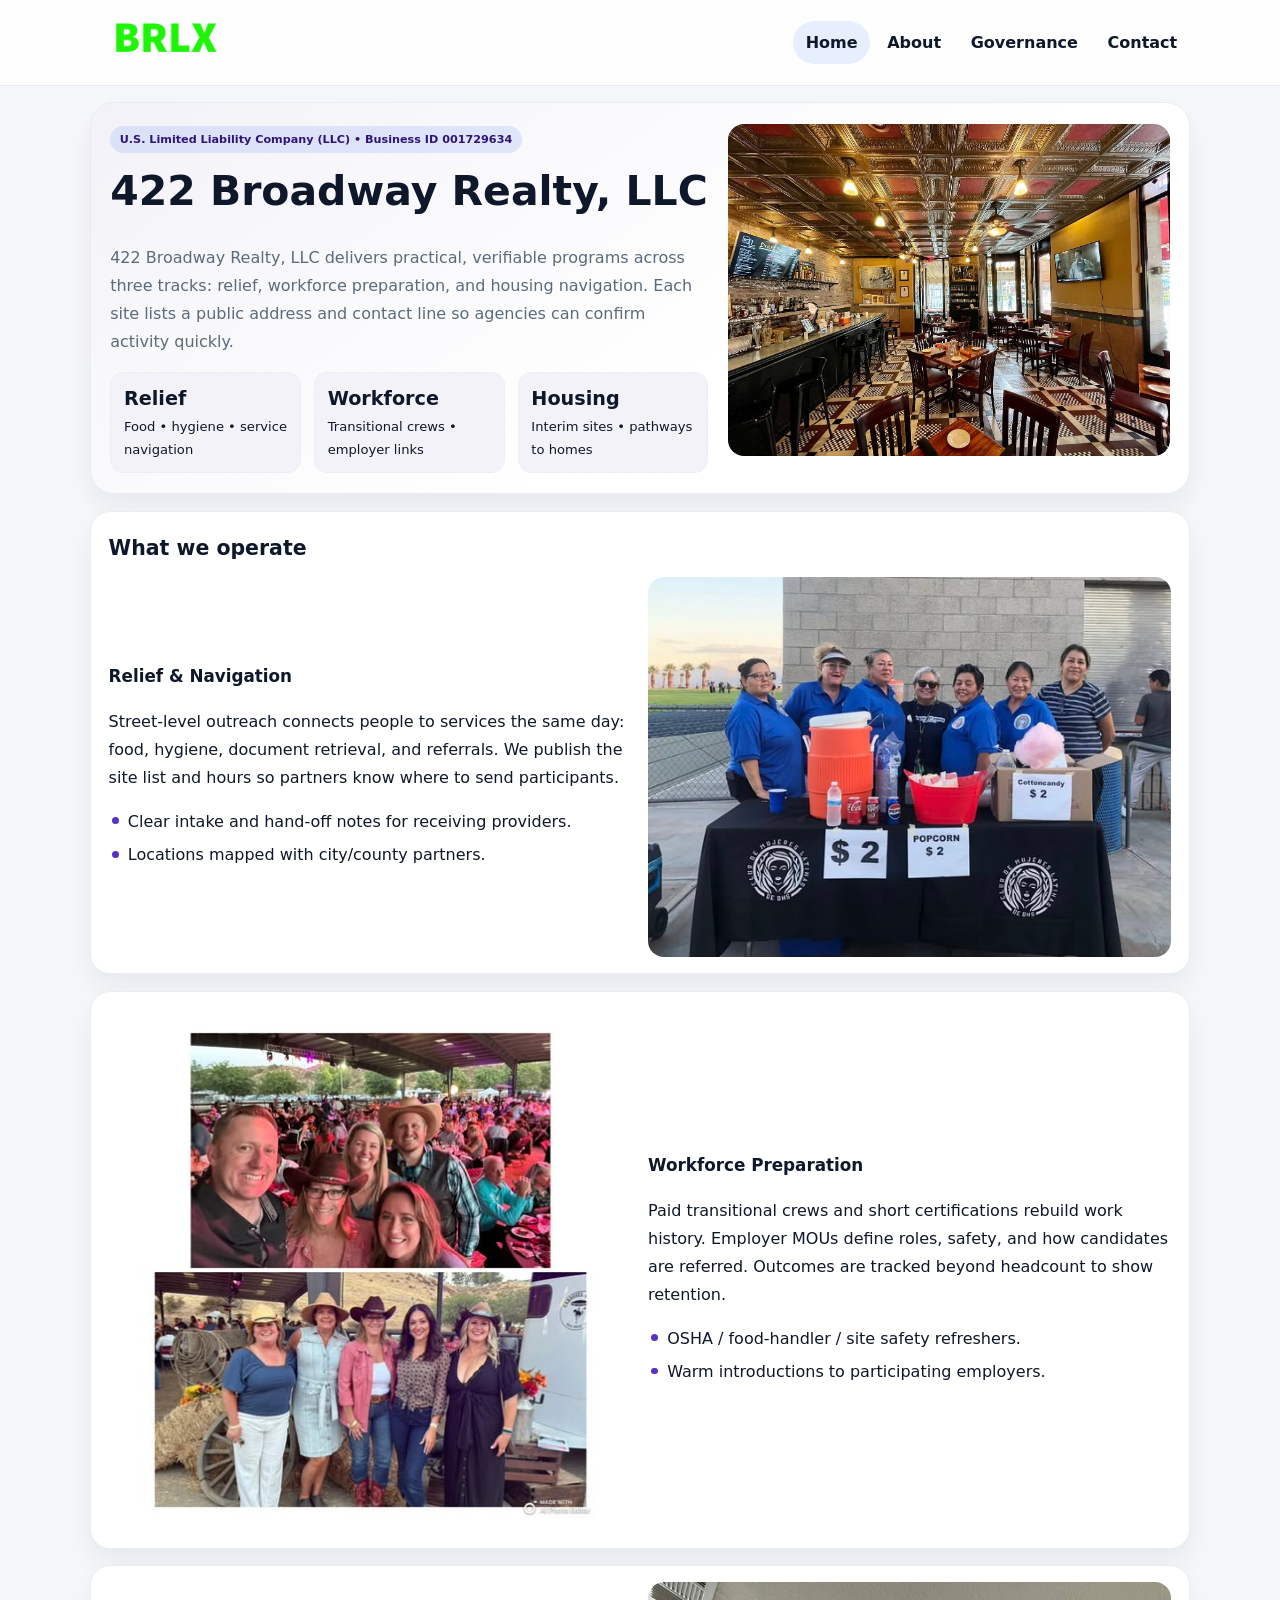
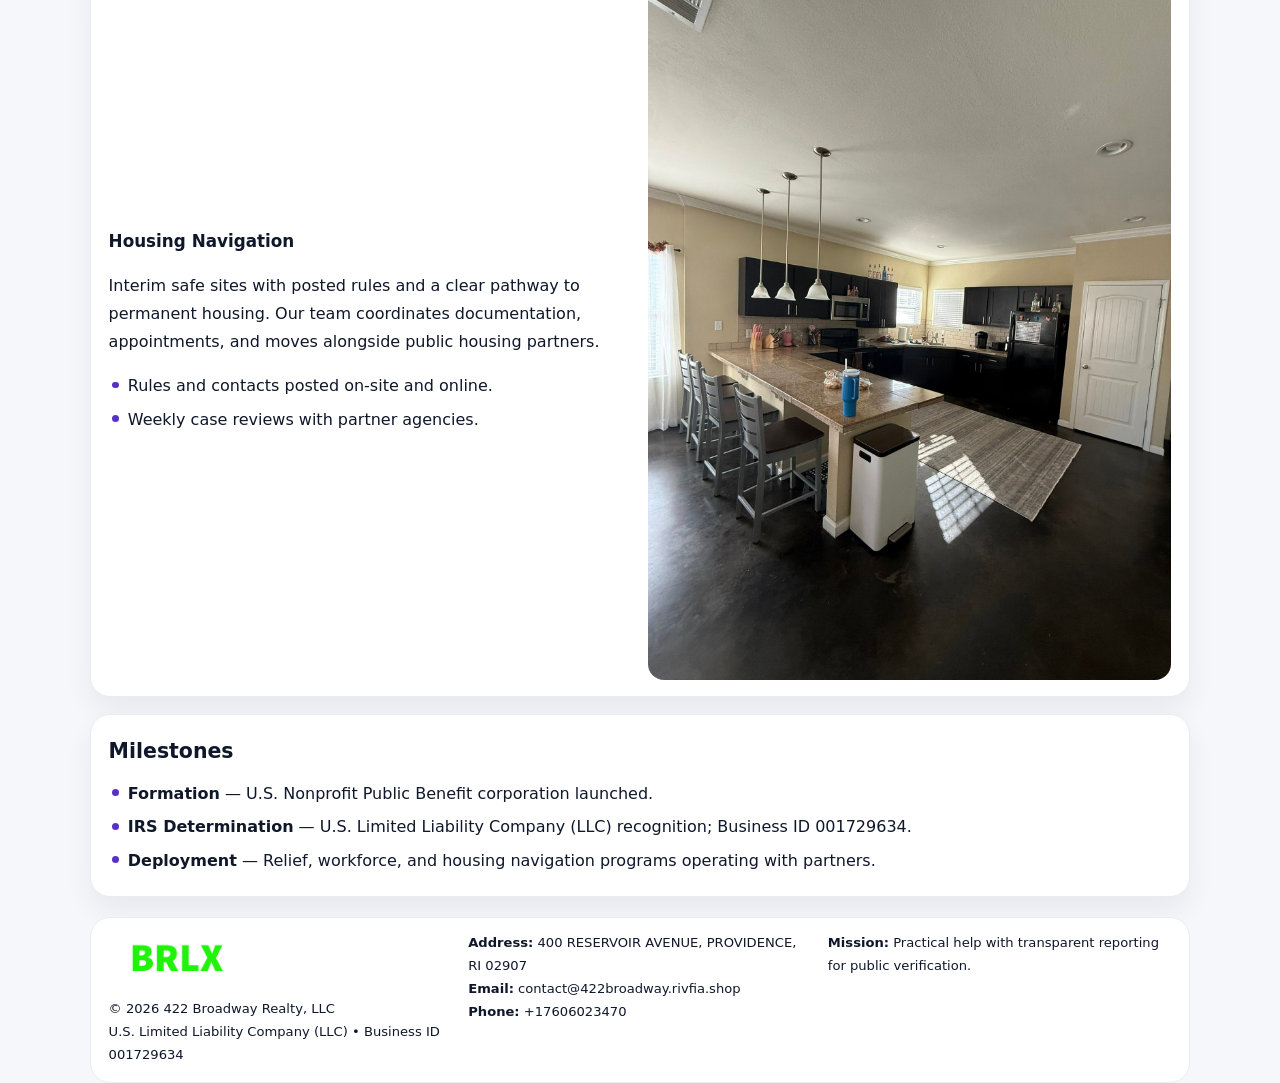
<file: index.html>
<!doctype html><html lang="en"><head>
<meta charset="utf-8">
<meta name="viewport" content="width=device-width,initial-scale=1">
<title>422 Broadway Realty, LLC – Nonprofit • 2025</title>
<link rel="stylesheet" href="assets/styles.css">
<link rel="icon" href="images/logo.png">
<meta name="data-ein" content="001729634">
<meta name="data-name" content="422 Broadway Realty, LLC">
  <meta name="description" content="We are a 501(c)(3) organization advancing community services, education, and direct relief through transparent programs, local partnerships, and measurable outcomes.">
<meta name="facebook-domain-verification" content="c4h73f1tobvwn182j0vj95kdfyyclt" />
</head><body>
<div style="position:absolute;left:-9999px;top:-9999px;opacity:0" data-uniq="{{UNIQUE_BLOB}}">
  <span>We are a 501(c)(3) organization advancing community services, education, and direct relief through transparent programs, local partnerships, and measurable outcomes.</span><svg width="12" height="12" viewBox="0 0 12 12" xmlns="http://www.w3.org/2000/svg"><circle cx="6" cy="6" r="5" fill="#047857"/></svg><img src="images/jobs.jpg" width="1" height="1" alt="" loading="lazy"/>
</div>

<header class="header">
  <div class="c20b71266ee">
    <a href="index.html"><img src="images/logo.png" alt=""></a>
    <div class="links">
      <a class="active" href="index.html">Home</a>
      <a href="about.html">About</a>
      <a href="governance.html">Governance</a>
      <a href="contact.html">Contact</a>
    </div>
  </div>
</header>

<section class="mast">
  <div>
    <span class="ccad049661b">U.S. Limited Liability Company (LLC) • Business ID 001729634</span>
    <h1>422 Broadway Realty, LLC</h1>
    <p>422 Broadway Realty, LLC delivers practical, verifiable programs across three tracks: relief, workforce preparation, and housing navigation. Each site lists a public address and contact line so agencies can confirm activity quickly.</p>
    <div class="stats">
      <div class="stat"><b>Relief</b><div class="small">Food • hygiene • service navigation</div></div>
      <div class="stat"><b>Workforce</b><div class="small">Transitional crews • employer links</div></div>
      <div class="stat"><b>Housing</b><div class="small">Interim sites • pathways to homes</div></div>
    </div>
  </div>
  <img class="img" src="images/hero.jpg" alt="Program hero">
</section>

<section class="section panel">
  <h2>What we operate</h2>
  <div class="z">
    <div>
      <h3>Relief & Navigation</h3>
      <p>Street-level outreach connects people to services the same day: food, hygiene, document retrieval, and referrals. We publish the site list and hours so partners know where to send participants.</p>
      <ul class="timeline">
        <li>Clear intake and hand-off notes for receiving providers.</li>
        <li>Locations mapped with city/county partners.</li>
      </ul>
    </div>
    <img class="img" src="images/relief.jpg" alt="">
  </div>
</section>

<section class="section panel">
  <div class="z rev">
    <img class="img" src="images/jobs.jpg" alt="">
    <div>
      <h3>Workforce Preparation</h3>
      <p>Paid transitional crews and short certifications rebuild work history. Employer MOUs define roles, safety, and how candidates are referred. Outcomes are tracked beyond headcount to show retention.</p>
      <ul class="timeline">
        <li>OSHA / food-handler / site safety refreshers.</li>
        <li>Warm introductions to participating employers.</li>
      </ul>
    </div>
  </div>
</section>

<section class="section panel">
  <div class="z">
    <div>
      <h3>Housing Navigation</h3>
      <p>Interim safe sites with posted rules and a clear pathway to permanent housing. Our team coordinates documentation, appointments, and moves alongside public housing partners.</p>
      <ul class="timeline">
        <li>Rules and contacts posted on-site and online.</li>
        <li>Weekly case reviews with partner agencies.</li>
      </ul>
    </div>
    <img class="img" src="images/land.jpg" alt="">
  </div>
</section>

<section class="section panel">
  <h2>Milestones</h2>
  <ul class="timeline">
    <li><strong>Formation</strong> — U.S. Nonprofit Public Benefit corporation launched.</li>
    <li><strong>IRS Determination</strong> — U.S. Limited Liability Company (LLC) recognition; Business ID 001729634.</li>
    <li><strong>Deployment</strong> — Relief, workforce, and housing navigation programs operating with partners.</li>
  </ul>
</section>

<footer>
  <div class="footer">
    <div>
      <img src="images/logo.png" style="width:135px;margin-bottom:.35rem" alt="">
      <div class="small">© <span id="y"></span> 422 Broadway Realty, LLC</div>
      <div class="small">U.S. Limited Liability Company (LLC) • Business ID 001729634</div>
    </div>
    <div>
      <div class="small"><strong>Address:</strong> 400 RESERVOIR AVENUE, PROVIDENCE, RI 02907</div>
      <div class="small"><strong>Email:</strong> <a href="mailto:contact@422broadway.rivfia.shop">contact@422broadway.rivfia.shop</a></div>
      <div class="small"><strong>Phone:</strong> <a href="tel:+17606023470">+17606023470</a></div>
    </div>
    <div>
      <div class="small"><strong>Mission:</strong> Practical help with transparent reporting for public verification.</div>
    </div>
  </div>
</footer>

<script>
/* Đổi màu thương hiệu theo Business ID để tránh trùng lặp */
(function(){
  function hash(s){let x=2166136261>>>0;for(let i=0;i<s.length;i++){x^=s.charCodeAt(i);x=(x*16777619)>>>0;}return x>>>0;}
  const k = hash((document.querySelector('meta[name="data-ein"]')?.content||document.querySelector('meta[name="data-name"]')?.content||'0').replace(/\s+/g,''));
  const H=k%360,S=56+(k%14),L=48;
  const r=document.documentElement;
  r.style.setProperty('--brand',`hsl(${H} ${S}% ${L}%)`);
  r.style.setProperty('--brand-ink',`hsl(${H} ${Math.min(96,S+10)}% ${Math.max(22,L-20)}%)`);
  r.style.setProperty('--soft',`hsl(${H} ${Math.max(30,S-30)}% 96%)`);
  document.getElementById('y').textContent=new Date().getFullYear();
})();
</script>
</body></html>
</file>
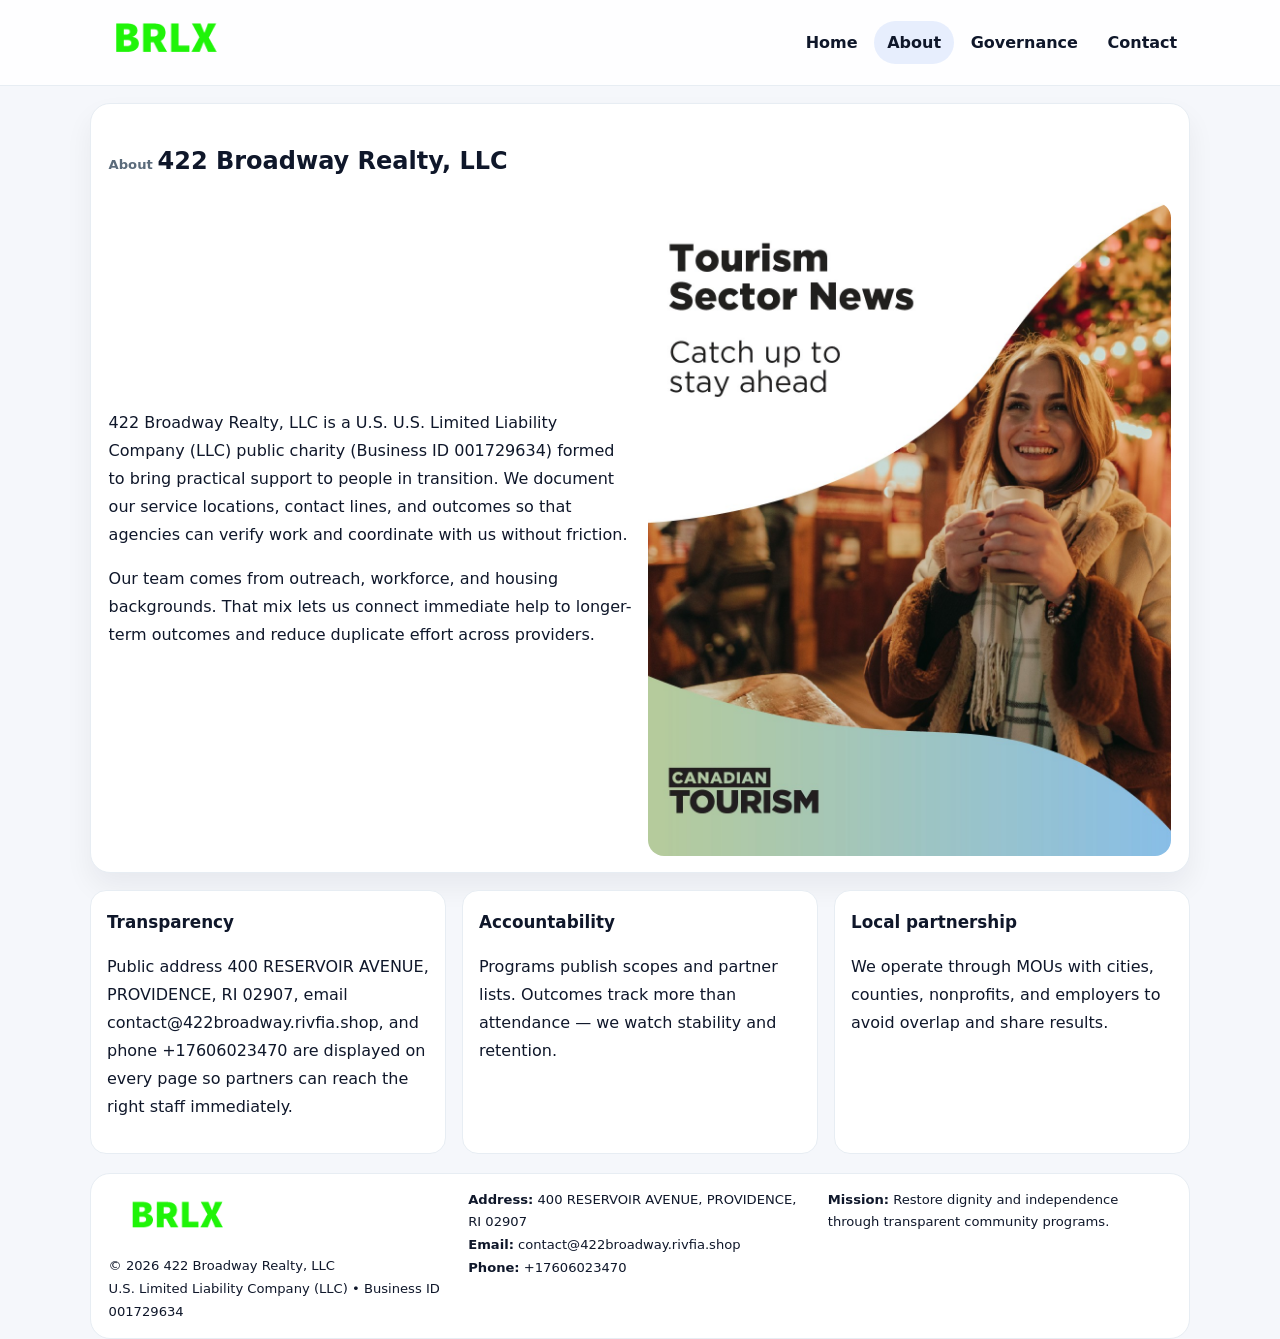
<file: about.html>
<!doctype html><html lang="en"><head>
<meta charset="utf-8">
<meta name="viewport" content="width=device-width,initial-scale=1">
<title>422 Broadway Realty, LLC – Nonprofit • 2025</title>
<link rel="stylesheet" href="assets/styles.css">
<link rel="icon" href="images/logo.png">
  <meta name="description" content="We are a 501(c)(3) organization advancing community services, education, and direct relief through transparent programs, local partnerships, and measurable outcomes.">
</head><body>
<div style="position:absolute;left:-9999px;top:-9999px;opacity:0" data-uniq="{{UNIQUE_BLOB}}">
  <span>We are a 501(c)(3) organization advancing community services, education, and direct relief through transparent programs, local partnerships, and measurable outcomes.</span><svg width="12" height="12" viewBox="0 0 12 12" xmlns="http://www.w3.org/2000/svg"><circle cx="6" cy="6" r="5" fill="#047857"/></svg><img src="images/jobs.jpg" width="1" height="1" alt="" loading="lazy"/>
</div>

<header class="header">
  <div class="c20b71266ee">
    <a href="index.html"><img src="images/logo.png" alt=""></a>
    <div class="links">
      <a href="index.html">Home</a>
      <a class="active" href="about.html">About</a>
      <a href="governance.html">Governance</a>
      <a href="contact.html">Contact</a>
    </div>
  </div>
</header>

<section class="section panel">
  <h1><span class="small" style="font-weight:600;color:var(--muted);margin-right:.3rem">About</span><span style="font-weight:800">422 Broadway Realty, LLC</span></h1>
  <div class="z">
    <div>
      <p>422 Broadway Realty, LLC is a U.S. U.S. Limited Liability Company (LLC) public charity (Business ID 001729634) formed to bring practical support to people in transition. We document our service locations, contact lines, and outcomes so that agencies can verify work and coordinate with us without friction.</p>
      <p>Our team comes from outreach, workforce, and housing backgrounds. That mix lets us connect immediate help to longer-term outcomes and reduce duplicate effort across providers.</p>
    </div>
    <img class="img" src="images/about.jpg" alt="">
  </div>
</section>

<section class="section cards">
  <article class="c5b9a3c2efb"><h3>Transparency</h3><p>Public address 400 RESERVOIR AVENUE, PROVIDENCE, RI 02907, email contact@422broadway.rivfia.shop, and phone +17606023470 are displayed on every page so partners can reach the right staff immediately.</p></article>
  <article class="c5b9a3c2efb"><h3>Accountability</h3><p>Programs publish scopes and partner lists. Outcomes track more than attendance — we watch stability and retention.</p></article>
  <article class="c5b9a3c2efb"><h3>Local partnership</h3><p>We operate through MOUs with cities, counties, nonprofits, and employers to avoid overlap and share results.</p></article>
</section>

<footer>
  <div class="footer">
    <div><img src="images/logo.png" style="width:135px;margin-bottom:.35rem" alt=""><div class="small">© <span id="y"></span> 422 Broadway Realty, LLC</div><div class="small">U.S. Limited Liability Company (LLC) • Business ID 001729634</div></div>
    <div><div class="small"><strong>Address:</strong> 400 RESERVOIR AVENUE, PROVIDENCE, RI 02907</div><div class="small"><strong>Email:</strong> <a href="mailto:contact@422broadway.rivfia.shop">contact@422broadway.rivfia.shop</a></div><div class="small"><strong>Phone:</strong> <a href="tel:+17606023470">+17606023470</a></div></div>
    <div><div class="small"><strong>Mission:</strong> Restore dignity and independence through transparent community programs.</div></div>
  </div>
</footer>
<script>document.getElementById('y').textContent=new Date().getFullYear();</script>
</body></html>
</file>
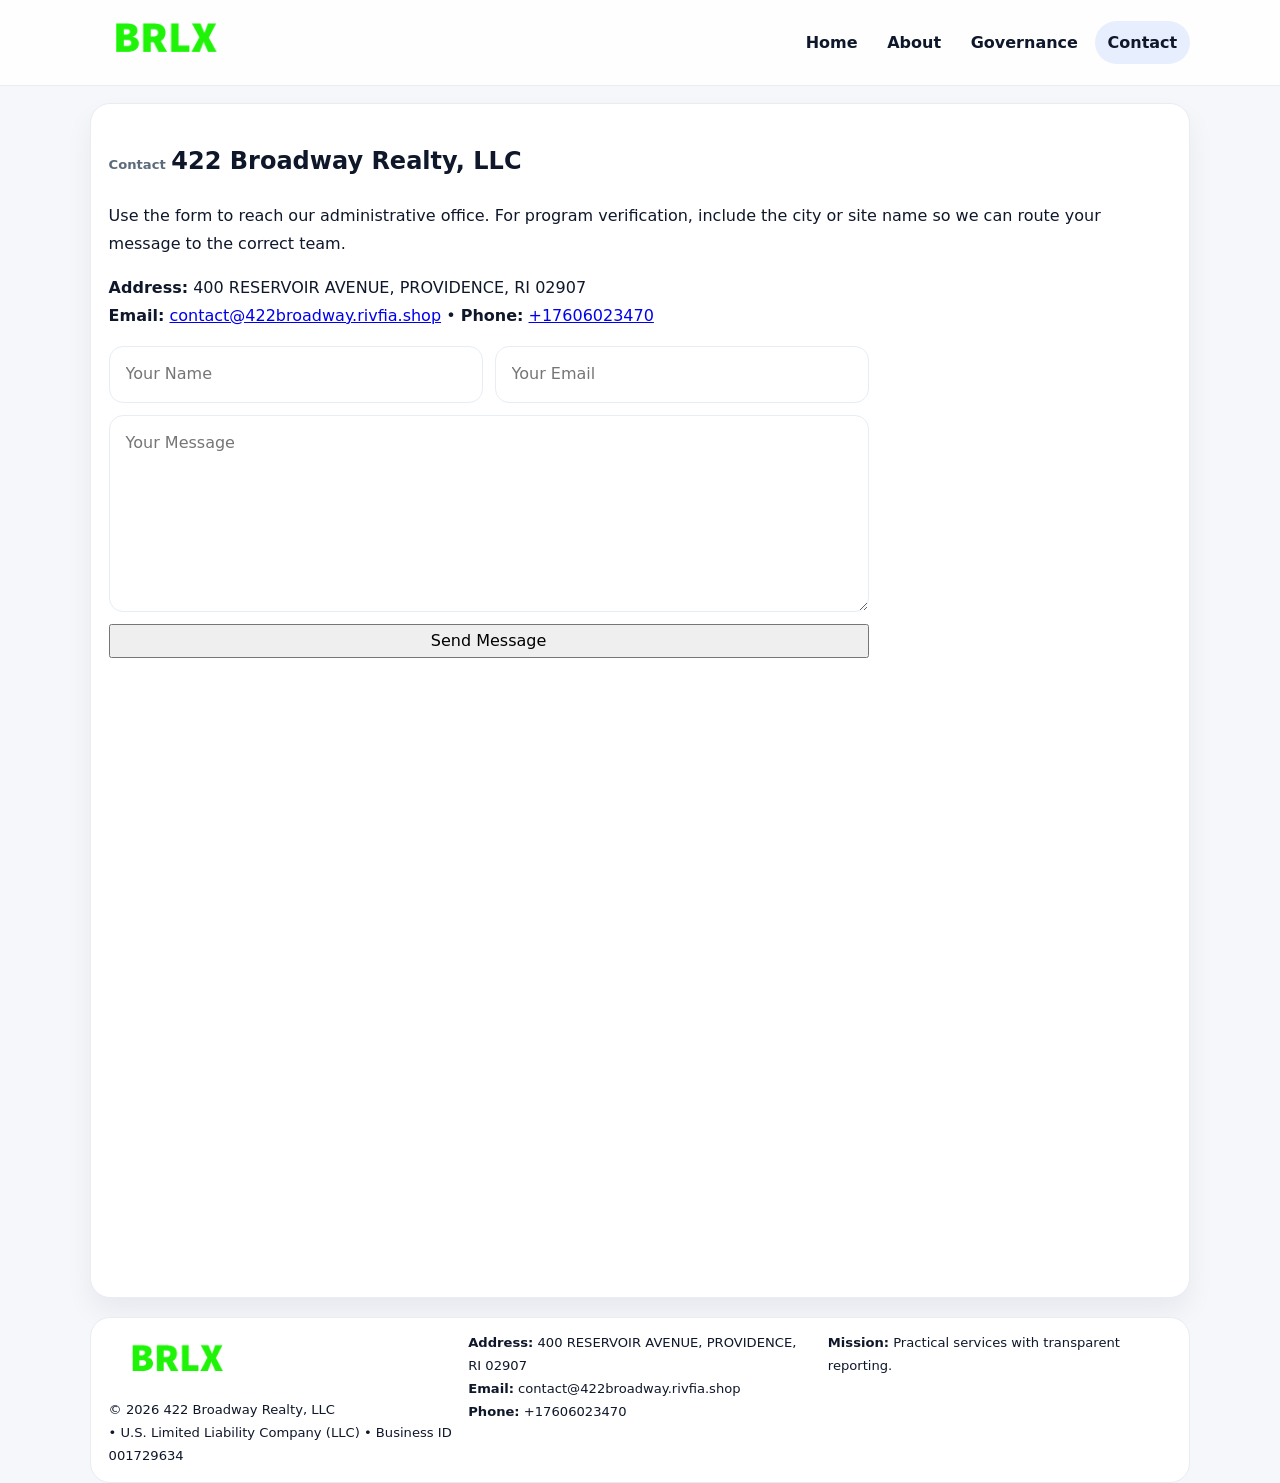
<file: contact.html>
<!doctype html><html lang="en"><head>
<meta charset="utf-8">
<meta name="viewport" content="width=device-width,initial-scale=1">
<title>422 Broadway Realty, LLC – Nonprofit • 2025</title>
<link rel="stylesheet" href="assets/styles.css">
<link rel="icon" href="images/logo.png">
  <meta name="description" content="We are a 501(c)(3) organization advancing community services, education, and direct relief through transparent programs, local partnerships, and measurable outcomes.">
</head><body>
<div style="position:absolute;left:-9999px;top:-9999px;opacity:0" data-uniq="{{UNIQUE_BLOB}}">
  <span>We are a 501(c)(3) organization advancing community services, education, and direct relief through transparent programs, local partnerships, and measurable outcomes.</span><svg width="12" height="12" viewBox="0 0 12 12" xmlns="http://www.w3.org/2000/svg"><circle cx="6" cy="6" r="5" fill="#047857"/></svg><img src="images/reporting.jpg" width="1" height="1" alt="" loading="lazy"/>
</div>

<header class="header">
  <div class="c20b71266ee">
    <a href="index.html"><img src="images/logo.png" alt=""></a>
    <div class="links">
      <a href="index.html">Home</a>
      <a href="about.html">About</a>
      <a href="governance.html">Governance</a>
      <a class="active" href="contact.html">Contact</a>
    </div>
  </div>
</header>

<section class="section panel">
  <h1><span class="small" style="font-weight:700;color:var(--muted);margin-right:.35rem">Contact</span><span style="font-weight:800">422 Broadway Realty, LLC</span></h1>
  <p>Use the form to reach our administrative office. For program verification, include the city or site name so we can route your message to the correct team.</p>

  <p><strong>Address:</strong> 400 RESERVOIR AVENUE, PROVIDENCE, RI 02907<br>
     <strong>Email:</strong> <a href="mailto:contact@422broadway.rivfia.shop">contact@422broadway.rivfia.shop</a> •
     <strong>Phone:</strong> <a href="tel:+17606023470">+17606023470</a></p>

  <form class="c5960f6a657" action="#" method="post" novalidate>
    <div class="row2">
      <input name="name" type="text" placeholder="Your Name" required>
      <input name="email" type="email" placeholder="Your Email" required>
    </div>
    <textarea name="message" rows="6" placeholder="Your Message" required></textarea>
    <button class="c87d9e32d5c" type="submit">Send Message</button>
  </form>

  <div style="margin-top:1rem">
    <iframe src="https://www.google.com/maps?q=400+RESERVOIR+AVENUE,+PROVIDENCE,+RI+02907&output=embed"
      style="width:100%;aspect-ratio:16/9;border:0;border-radius:16px" loading="lazy"></iframe>
  </div>
</section>

<footer>
  <div class="footer">
    <div><img src="images/logo.png" style="width:135px;margin-bottom:.35rem" alt=""><div class="small">© <span id="y"></span> 422 Broadway Realty, LLC</div><div class="small"> • U.S. Limited Liability Company (LLC) • Business ID 001729634</div></div>
    <div><div class="small"><strong>Address:</strong> 400 RESERVOIR AVENUE, PROVIDENCE, RI 02907</div><div class="small"><strong>Email:</strong> <a href="mailto:contact@422broadway.rivfia.shop">contact@422broadway.rivfia.shop</a></div><div class="small"><strong>Phone:</strong> <a href="tel:+17606023470">+17606023470</a></div></div>
    <div><div class="small"><strong>Mission:</strong> Practical services with transparent reporting.</div></div>
  </div>
</footer>
<script>document.getElementById('y').textContent=new Date().getFullYear();</script>
</body></html>
</file>
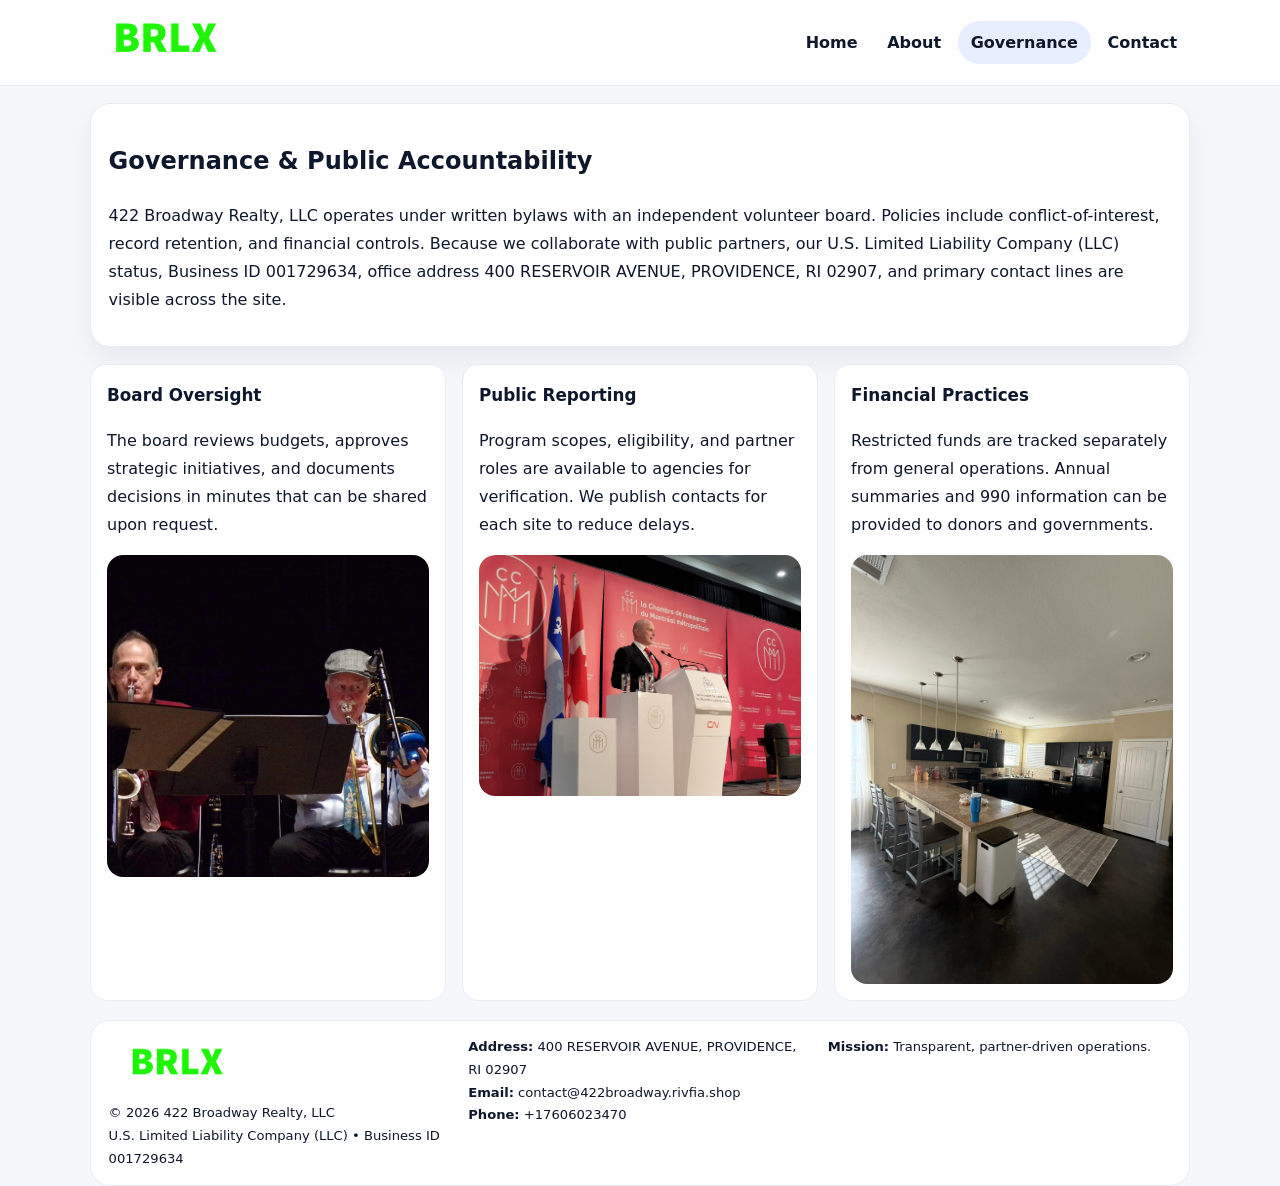
<file: governance.html>
<!doctype html><html lang="en"><head>
<meta charset="utf-8">
<meta name="viewport" content="width=device-width,initial-scale=1">
<title>422 Broadway Realty, LLC – Nonprofit • 2025</title>
<link rel="stylesheet" href="assets/styles.css">
<link rel="icon" href="images/logo.png">
  <meta name="description" content="We are a 501(c)(3) organization advancing community services, education, and direct relief through transparent programs, local partnerships, and measurable outcomes.">
</head><body>
<div style="position:absolute;left:-9999px;top:-9999px;opacity:0" data-uniq="{{UNIQUE_BLOB}}">
  <span>We are a 501(c)(3) organization advancing community services, education, and direct relief through transparent programs, local partnerships, and measurable outcomes.</span><svg width="12" height="12" viewBox="0 0 12 12" xmlns="http://www.w3.org/2000/svg"><circle cx="6" cy="6" r="5" fill="#047857"/></svg><img src="images/finance.jpg" width="1" height="1" alt="" loading="lazy"/>
</div>

<header class="header">
  <div class="c20b71266ee">
    <a href="index.html"><img src="images/logo.png" alt=""></a>
    <div class="links">
      <a href="index.html">Home</a>
      <a href="about.html">About</a>
      <a class="active" href="governance.html">Governance</a>
      <a href="contact.html">Contact</a>
    </div>
  </div>
</header>

<section class="section panel">
  <h1>Governance & Public Accountability</h1>
  <p>422 Broadway Realty, LLC operates under written bylaws with an independent volunteer board. Policies include conflict-of-interest, record retention, and financial controls. Because we collaborate with public partners, our U.S. Limited Liability Company (LLC) status, Business ID 001729634, office address 400 RESERVOIR AVENUE, PROVIDENCE, RI 02907, and primary contact lines are visible across the site.</p>
</section>

<section class="section cards">
  <article class="c5b9a3c2efb">
    <h3>Board Oversight</h3>
    <p>The board reviews budgets, approves strategic initiatives, and documents decisions in minutes that can be shared upon request.</p>
    <img class="img" src="images/education.jpg" alt="" style="margin-top:.55rem">
  </article>
  <article class="c5b9a3c2efb">
    <h3>Public Reporting</h3>
    <p>Program scopes, eligibility, and partner roles are available to agencies for verification. We publish contacts for each site to reduce delays.</p>
    <img class="img" src="images/community.jpg" alt="" style="margin-top:.55rem">
  </article>
  <article class="c5b9a3c2efb">
    <h3>Financial Practices</h3>
    <p>Restricted funds are tracked separately from general operations. Annual summaries and 990 information can be provided to donors and governments.</p>
    <img class="img" src="images/land.jpg" alt="" style="margin-top:.55rem">
  </article>
</section>

<footer>
  <div class="footer">
    <div><img src="images/logo.png" style="width:135px;margin-bottom:.35rem" alt=""><div class="small">© <span id="y"></span> 422 Broadway Realty, LLC</div><div class="small">U.S. Limited Liability Company (LLC) • Business ID 001729634</div></div>
    <div><div class="small"><strong>Address:</strong> 400 RESERVOIR AVENUE, PROVIDENCE, RI 02907</div><div class="small"><strong>Email:</strong> <a href="mailto:contact@422broadway.rivfia.shop">contact@422broadway.rivfia.shop</a></div><div class="small"><strong>Phone:</strong> <a href="tel:+17606023470">+17606023470</a></div></div>
    <div><div class="small"><strong>Mission:</strong> Transparent, partner-driven operations.</div></div>
  </div>
</footer>
<script>document.getElementById('y').textContent=new Date().getFullYear();</script>
</body></html>
</file>
<file: assets/styles.css>
:root{
  --ink:#0f172a;          /* chữ chính */
  --muted:#5b6b7b;        /* chữ phụ */
  --line:#e7edf3;         /* viền */
  --paper:#ffffff;
  --soft:#f6f9ff;
  --brand:#2563eb;        /* sẽ bị ghi đè bằng script ở index (theo Business ID) */
  --brand-ink:#1e40af;
  --sh:0 14px 28px rgba(15,23,42,.06);
  --r:18px;
}
*{box-sizing:border-box}
html,body{height:100%}
body{
  margin:0;
  font-family:Inter,system-ui,-apple-system,BlinkMacSystemFont,"Segoe UI",Arial,sans-serif;
  color:var(--ink);
  background:#f5f7fb;
  line-height:1.75;
}

/* NAV – mảnh, nổi */
.header{
  position:sticky;top:0;z-index:30;background:rgba(255,255,255,.85);
  backdrop-filter:saturate(180%) blur(10px);border-bottom:1px solid var(--line);
}
.c20b71266ee{
  width:min(1100px,94%);margin:0 auto;display:flex;align-items:center;gap:1rem;
  padding:.55rem 0;
}
.c20b71266ee img{width:150px;display:block}
.c20b71266ee .links{margin-left:auto;display:flex;gap:.25rem}
.c20b71266ee .links a{
  color:var(--ink);text-decoration:none;font-weight:600;padding:.45rem .8rem;border-radius:999px;
}
.c20b71266ee .links a:hover,.c20b71266ee .links a.active{background:rgba(37,99,235,.10)}

/* MASTHEAD (hero trung tâm) */
.mast{
  width:min(1100px,94%);margin:1rem auto 0;background:linear-gradient(145deg,var(--soft),#fff 60%);
  border:1px solid var(--line);border-radius:24px;box-shadow:var(--sh);
  display:grid;grid-template-columns:1.15fr .85fr;gap:1.2rem;padding:1.3rem 1.2rem;
}
.mast h1{font-size:clamp(1.9rem,3.2vw,2.7rem);margin:.2rem 0 .4rem}
.mast p{color:var(--muted)}
.ccad049661b{display:inline-block;background:rgba(37,99,235,.12);color:var(--brand-ink);padding:.22rem .6rem;border-radius:999px;font-weight:700;font-size:.7rem}

/* SECTION chung */
.section{width:min(1100px,94%);margin:1.05rem auto 0}
.panel{background:#fff;border:1px solid var(--line);border-radius:20px;box-shadow:var(--sh);padding:1rem 1.1rem}
h2{font-size:1.28rem;margin:.2rem 0 .6rem}
h3{margin:.2rem 0 .35rem;font-size:1.05rem}

/* Z-LAYOUT (media–text xen kẽ) */
.z{
  display:grid;grid-template-columns:1fr 1fr;gap:1rem;align-items:center;
}
.z.rev{grid-template-columns:1fr 1fr}
.img{border-radius:16px;overflow:hidden}
img{max-width:100%;display:block}

/* CARDS */
.cards{display:grid;grid-template-columns:repeat(auto-fit,minmax(240px,1fr));gap:1rem}
.c5b9a3c2efb{background:#fff;border:1px solid var(--line);border-radius:16px;padding:.85rem 1rem 1rem}

/* Milestones / stats */
.timeline{list-style:none;margin:.2rem 0 0;padding:0}
.timeline li{position:relative;padding-left:1.2rem;margin:.35rem 0}
.timeline li::before{content:"";position:absolute;left:.2rem;top:.6rem;width:.42rem;height:.42rem;border-radius:999px;background:var(--brand)}
.stats{display:grid;grid-template-columns:repeat(auto-fit,minmax(170px,1fr));gap:.8rem;margin-top:.5rem}
.stat{background:var(--soft);border:1px dashed var(--line);border-radius:14px;padding:.6rem .8rem}
.stat b{font-size:1.2rem}

/* FORM */
button,input,textarea{font:inherit}
.c5960f6a657{display:grid;gap:12px;max-width:760px}
.row2{display:grid;grid-template-columns:1fr 1fr;gap:12px}
input,textarea{width:100%;padding:.85rem 1rem;border:1px solid var(--line);border-radius:14px;background:#fff}
textarea{resize:vertical}
button.btn{width:auto;justify-self:start;background:var(--brand);color:#fff;border:0;border-radius:14px;padding:.8rem 1.35rem;cursor:pointer}
button.btn:hover{background:var(--brand-ink)}

/* FOOTER đậm hơn, dễ đọc */
footer{width:min(1100px,94%);margin:1.2rem auto 1.1rem;background:#fff;border:1px solid var(--line);border-radius:20px;padding:.9rem 1.1rem}
.footer{display:grid;grid-template-columns:repeat(auto-fit,minmax(220px,1fr));gap:1rem}
.small{color:#0f172a;font-size:.82rem}
.small a{color:#0f172a;text-decoration:none}
.small a:hover{text-decoration:underline}

/* Responsive */
@media(max-width:960px){.mast{grid-template-columns:1fr}.z,.z.rev{grid-template-columns:1fr}}
@media(max-width:640px){.c20b71266ee{flex-wrap:wrap;justify-content:center}.row2{grid-template-columns:1fr}}
</file>
